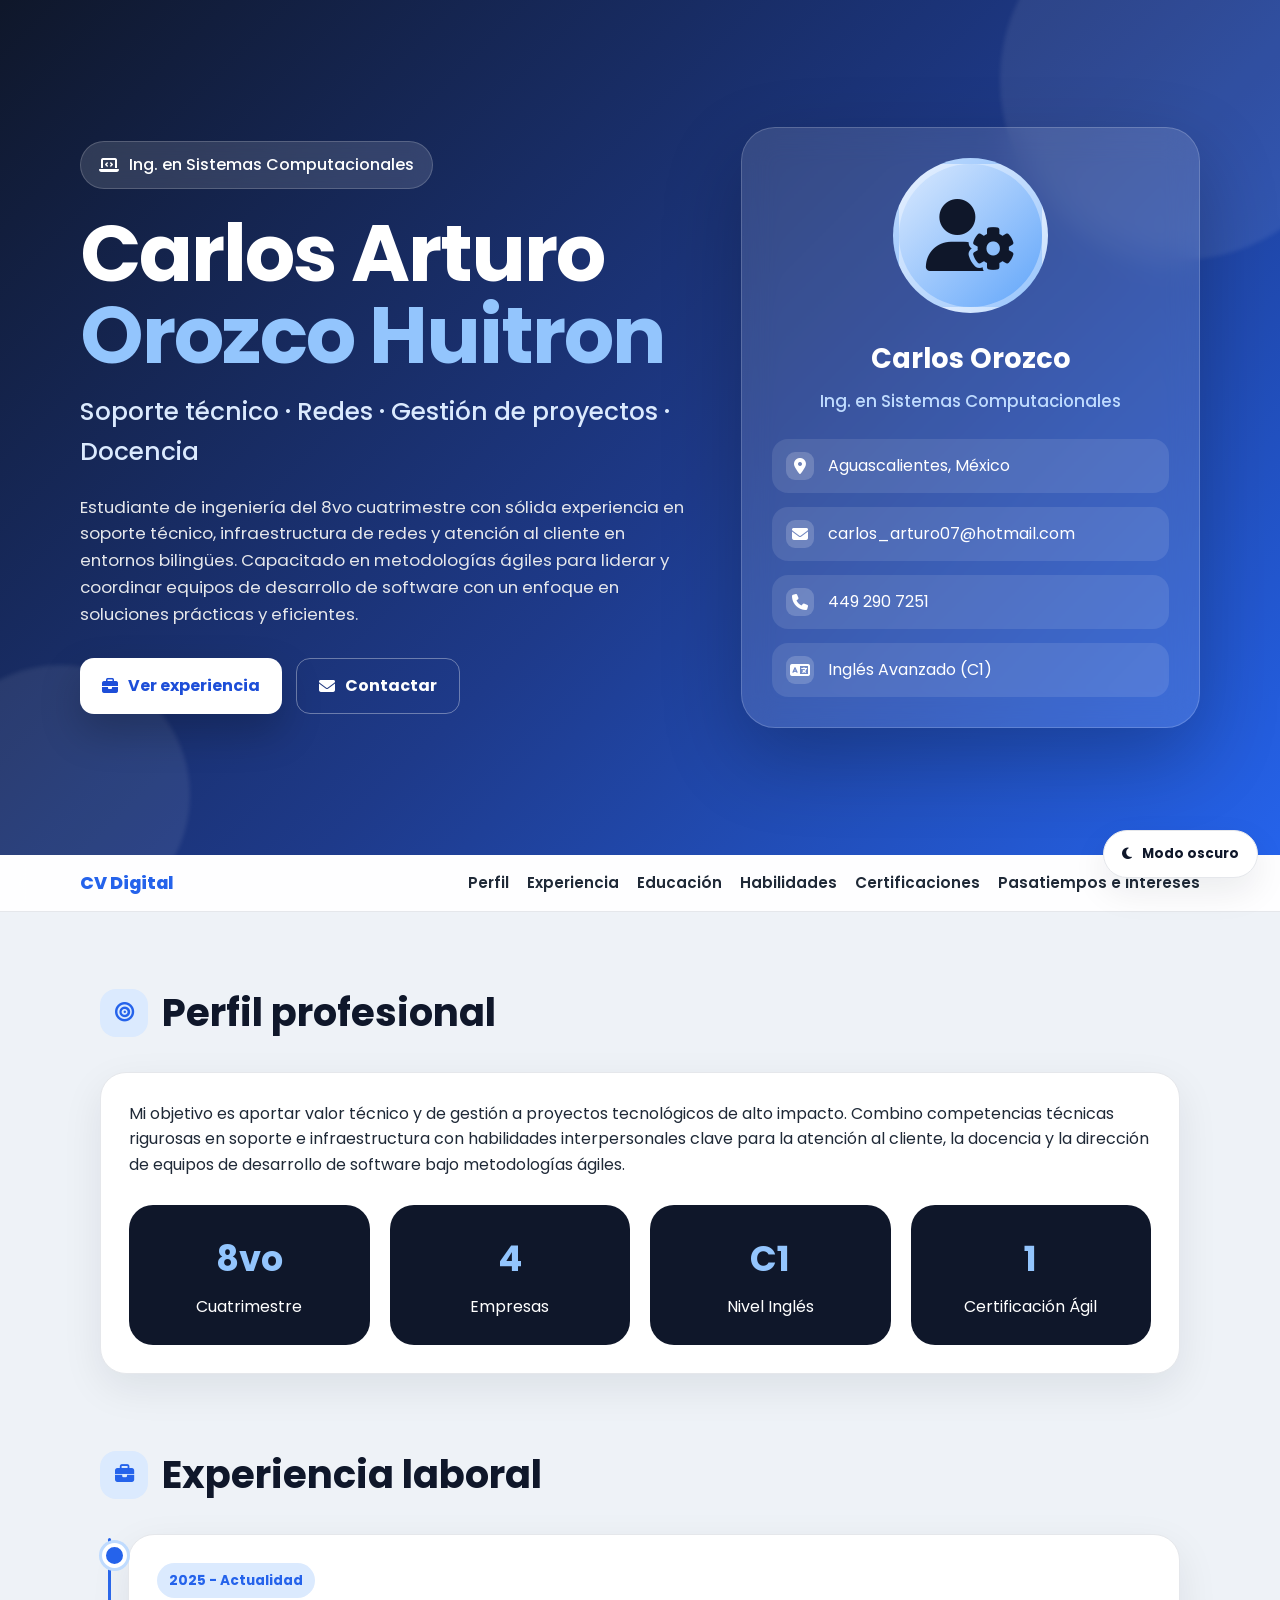
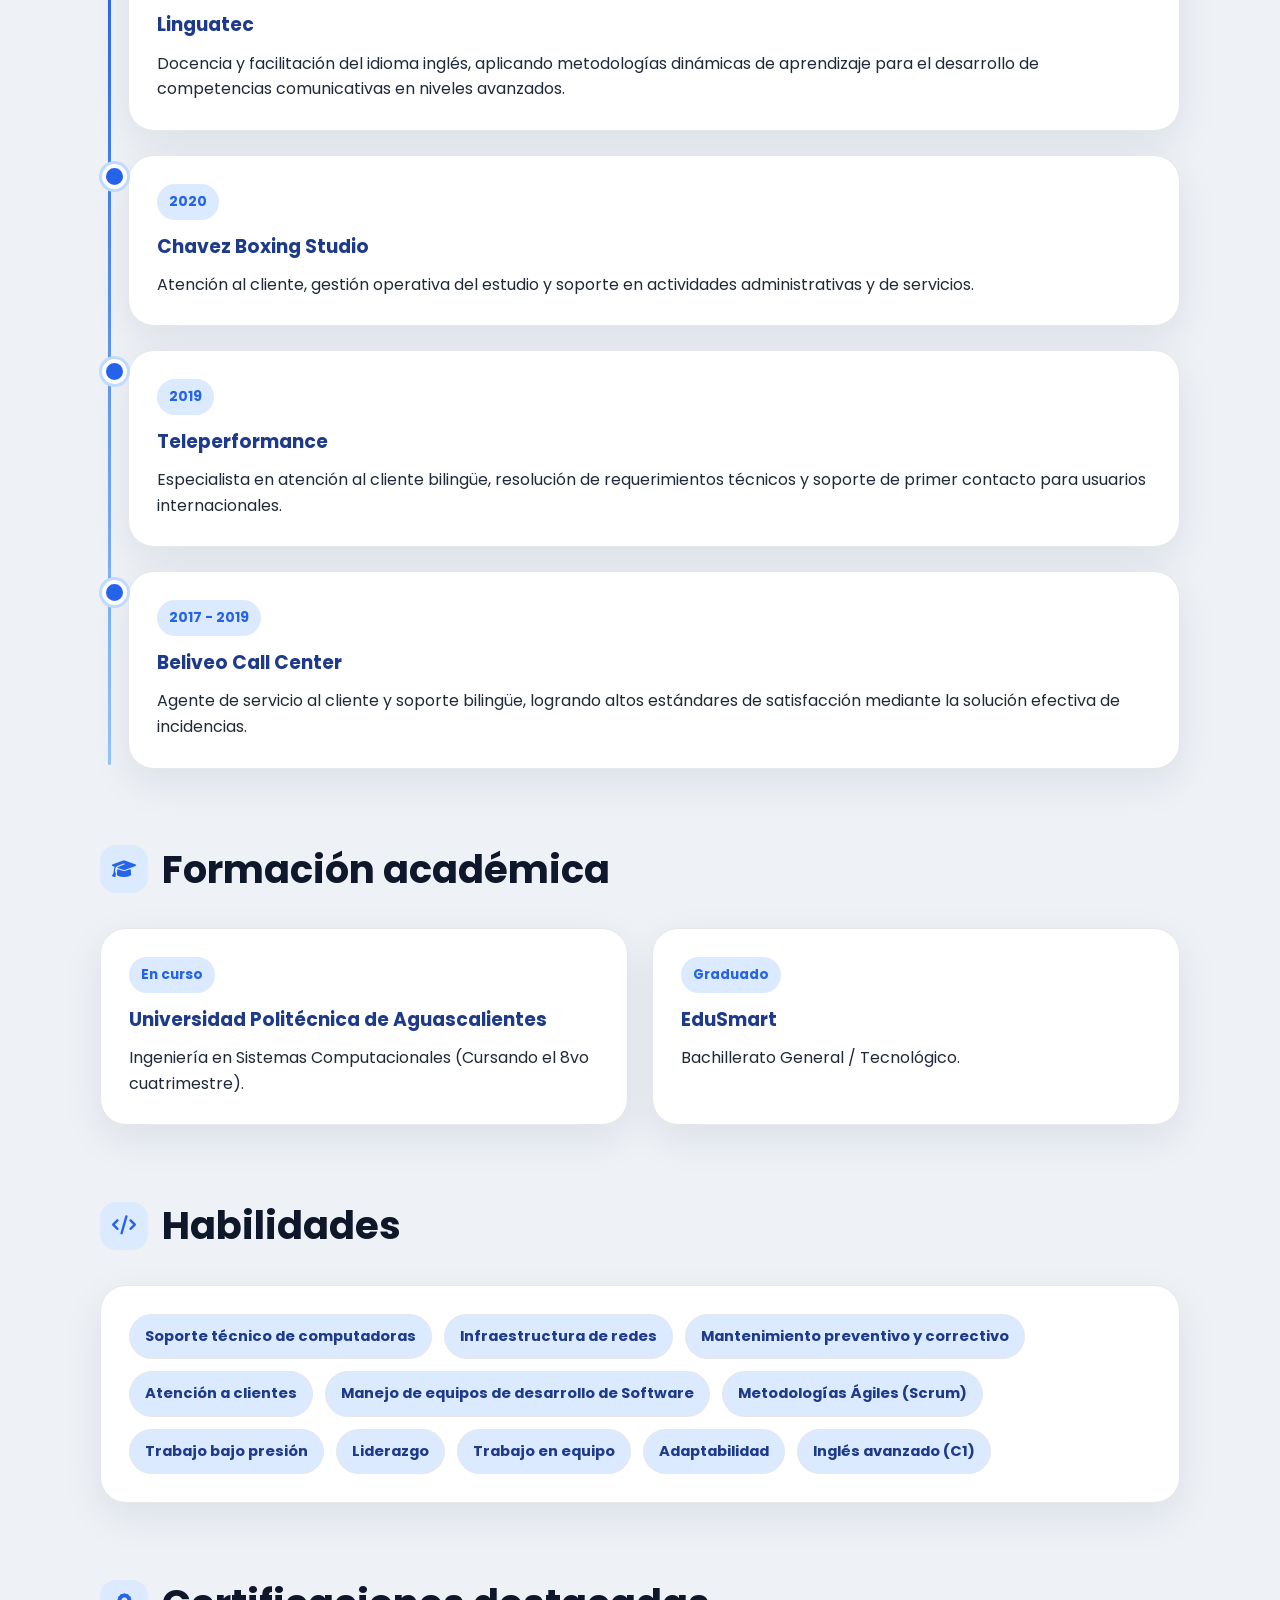
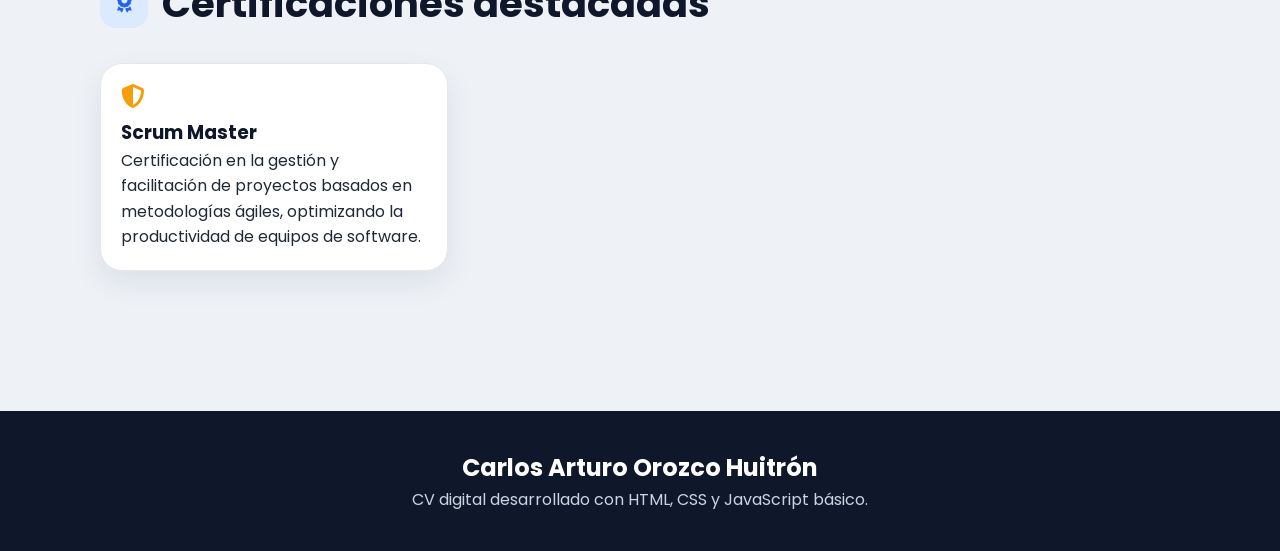
<file: index.html>
<!doctype html>
<html lang="es">
  <head>
    <meta charset="UTF-8" />
    <meta name="viewport" content="width=device-width, initial-scale=1.0" />
    <title>CV Digital | Carlos Arturo Orozco</title>
    <link rel="preconnect" href="https://fonts.googleapis.com" />
    <link rel="preconnect" href="https://fonts.gstatic.com" crossorigin />
    <link
      href="https://fonts.googleapis.com/css2?family=Poppins:wght@300;400;500;600;700;800&display=swap"
      rel="stylesheet"
    />
    <link
      rel="stylesheet"
      href="https://cdnjs.cloudflare.com/ajax/libs/font-awesome/6.5.0/css/all.min.css"
    />
    <link rel="stylesheet" href="styles.css" />
  </head>
  <body>
    <button class="theme-toggle" id="themeToggle">
      <i class="fa-solid fa-moon"></i> <span>Modo oscuro</span>
    </button>
    <div class="page">
      <header class="hero" id="inicio">
        <div class="hero-content">
          <div>
            <div class="badge">
              <i class="fa-solid fa-laptop-code"></i> Ing. en Sistemas
              Computacionales
            </div>
            <h1>Carlos Arturo <span>Orozco Huitron</span></h1>
            <h2>Soporte técnico · Redes · Gestión de proyectos · Docencia</h2>
            <p>
              Estudiante de ingeniería del 8vo cuatrimestre con sólida
              experiencia en soporte técnico, infraestructura de redes y
              atención al cliente en entornos bilingües. Capacitado en
              metodologías ágiles para liderar y coordinar equipos de desarrollo
              de software con un enfoque en soluciones prácticas y eficientes.
            </p>
            <div class="hero-buttons">
              <a class="btn btn-primary" href="#experiencia">
                <i class="fa-solid fa-briefcase"></i> Ver experiencia
              </a>
              <a
                class="btn btn-outline"
                href="mailto:carlos_arturo07@hotmail.com"
              >
                <i class="fa-solid fa-envelope"></i> Contactar
              </a>
            </div>
          </div>
          <aside class="profile-card">
            <div class="avatar"><i class="fa-solid fa-user-gear"></i></div>
            <h3>Carlos Orozco</h3>
            <p class="role">Ing. en Sistemas Computacionales</p>
            <div class="contact-list">
              <div class="contact-item">
                <i class="fa-solid fa-location-dot"></i>
                <span>Aguascalientes, México</span>
              </div>
              <div class="contact-item">
                <i class="fa-solid fa-envelope"></i>
                <span>carlos_arturo07@hotmail.com</span>
              </div>
              <div class="contact-item">
                <i class="fa-solid fa-phone"></i> <span>449 290 7251</span>
              </div>
              <div class="contact-item">
                <i class="fa-solid fa-language"></i>
                <span>Inglés Avanzado (C1)</span>
              </div>
            </div>
          </aside>
        </div>
      </header>
      <nav class="nav">
        <div class="nav-content">
          <a class="logo" href="#inicio">CV Digital</a>
          <div class="nav-links">
            <a href="#perfil">Perfil</a>
            <a href="#experiencia">Experiencia</a>
            <a href="#educacion">Educación</a>
            <a href="#habilidades">Habilidades</a>
            <a href="#certificaciones">Certificaciones</a>
            <a href="intereses.html">Pasatiempos e intereses</a>
          </div>
        </div>
      </nav>
      <main>
        <section class="section" id="perfil">
          <div class="section-title">
            <i class="fa-solid fa-bullseye"></i>
            <h2>Perfil profesional</h2>
          </div>
          <div class="card">
            <p>
              Mi objetivo es aportar valor técnico y de gestión a proyectos
              tecnológicos de alto impacto. Combino competencias técnicas
              rigurosas en soporte e infraestructura con habilidades
              interpersonales clave para la atención al cliente, la docencia y
              la dirección de equipos de desarrollo de software bajo
              metodologías ágiles.
            </p>
            <div class="stats">
              <div class="stat">
                <strong>8vo</strong> <span>Cuatrimestre</span>
              </div>
              <div class="stat"><strong>4</strong> <span>Empresas</span></div>
              <div class="stat">
                <strong>C1</strong> <span>Nivel Inglés</span>
              </div>
              <div class="stat">
                <strong>1</strong> <span>Certificación Ágil</span>
              </div>
            </div>
          </div>
        </section>
        <section class="section" id="experiencia">
          <div class="section-title">
            <i class="fa-solid fa-briefcase"></i>
            <h2>Experiencia laboral</h2>
          </div>
          <div class="timeline">
            <div class="timeline-item card">
              <span class="date">2025 - Actualidad</span>
              <h3>Linguatec</h3>
              <p>
                Docencia y facilitación del idioma inglés, aplicando
                metodologías dinámicas de aprendizaje para el desarrollo de
                competencias comunicativas en niveles avanzados.
              </p>
            </div>
            <div class="timeline-item card">
              <span class="date">2020</span>
              <h3>Chavez Boxing Studio</h3>
              <p>
                Atención al cliente, gestión operativa del estudio y soporte en
                actividades administrativas y de servicios.
              </p>
            </div>
            <div class="timeline-item card">
              <span class="date">2019</span>
              <h3>Teleperformance</h3>
              <p>
                Especialista en atención al cliente bilingüe, resolución de
                requerimientos técnicos y soporte de primer contacto para
                usuarios internacionales.
              </p>
            </div>
            <div class="timeline-item card">
              <span class="date">2017 - 2019</span>
              <h3>Beliveo Call Center</h3>
              <p>
                Agente de servicio al cliente y soporte bilingüe, logrando altos
                estándares de satisfacción mediante la solución efectiva de
                incidencias.
              </p>
            </div>
          </div>
        </section>
        <section class="section" id="educacion">
          <div class="section-title">
            <i class="fa-solid fa-graduation-cap"></i>
            <h2>Formación académica</h2>
          </div>
          <div class="grid-2">
            <div class="card">
              <span class="date">En curso</span>
              <h3>Universidad Politécnica de Aguascalientes</h3>
              <p>
                Ingeniería en Sistemas Computacionales (Cursando el 8vo
                cuatrimestre).
              </p>
            </div>
            <div class="card">
              <span class="date">Graduado</span>
              <h3>EduSmart</h3>
              <p>Bachillerato General / Tecnológico.</p>
            </div>
          </div>
        </section>
        <section class="section" id="habilidades">
          <div class="section-title">
            <i class="fa-solid fa-code"></i>
            <h2>Habilidades</h2>
          </div>
          <div class="card">
            <div class="skills">
              <span class="skill">Soporte técnico de computadoras</span>
              <span class="skill">Infraestructura de redes</span>
              <span class="skill">Mantenimiento preventivo y correctivo</span>
              <span class="skill">Atención a clientes</span>
              <span class="skill"
                >Manejo de equipos de desarrollo de Software</span
              >
              <span class="skill">Metodologías Ágiles (Scrum)</span>
              <span class="skill">Trabajo bajo presión</span>
              <span class="skill">Liderazgo</span>
              <span class="skill">Trabajo en equipo</span>
              <span class="skill">Adaptabilidad</span>
              <span class="skill">Inglés avanzado (C1)</span>
            </div>
          </div>
        </section>
        <section class="section" id="certificaciones">
          <div class="section-title">
            <i class="fa-solid fa-award"></i>
            <h2>Certificaciones destacadas</h2>
          </div>
          <div class="recognitions">
            <div class="recognition">
              <i class="fa-solid fa-shield-halved"></i>
              <h3>Scrum Master</h3>
              <p>
                Certificación en la gestión y facilitación de proyectos basados
                en metodologías ágiles, optimizando la productividad de equipos
                de software.
              </p>
            </div>
          </div>
        </section>
      </main>
      <footer class="footer">
        <h2>Carlos Arturo Orozco Huitrón</h2>
        <p>CV digital desarrollado con HTML, CSS y JavaScript básico.</p>
      </footer>
    </div>
    <script>
      const themeToggle = document.getElementById("themeToggle");
      const body = document.body;
      themeToggle.addEventListener("click", () => {
        body.classList.toggle("dark-mode");
        const isDark = body.classList.contains("dark-mode");
        themeToggle.innerHTML = isDark
          ? '<i class="fa-solid fa-sun"></i><span>Modo claro</span>'
          : '<i class="fa-solid fa-moon"></i><span>Modo oscuro</span>';
      });
    </script>
  </body>
</html>
</file>
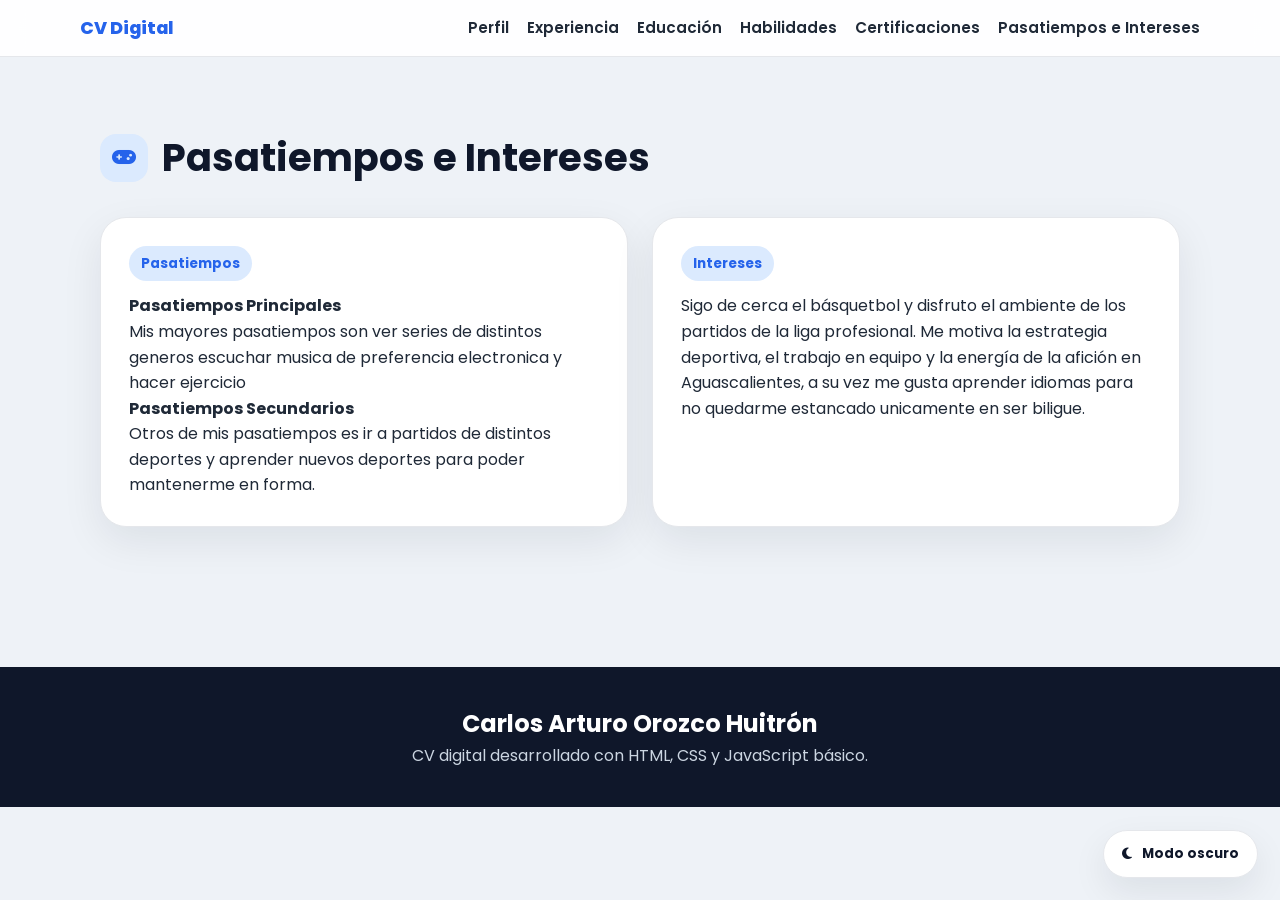
<file: intereses.html>
<!doctype html>
<html lang="es">
  <head>
    <meta charset="UTF-8" />
    <meta name="viewport" content="width=device-width, initial-scale=1.0" />
    <title>Pasatiempos e Intereses | Carlos Arturo Orozco</title>
    <link rel="preconnect" href="https://fonts.googleapis.com" />
    <link rel="preconnect" href="https://fonts.gstatic.com" crossorigin />
    <link
      href="https://fonts.googleapis.com/css2?family=Poppins:wght@300;400;500;600;700;800&display=swap"
      rel="stylesheet"
    />
    <link
      rel="stylesheet"
      href="https://cdnjs.cloudflare.com/ajax/libs/font-awesome/6.5.0/css/all.min.css"
    />
    <!-- Compartimos el mismo archivo de estilos -->
    <link rel="stylesheet" href="styles.css" />
  </head>
  <body>
    <button class="theme-toggle" id="themeToggle">
      <i class="fa-solid fa-moon"></i> <span>Modo oscuro</span>
    </button>
    <div class="page">
      <nav class="nav">
        <div class="nav-content">
          <a class="logo" href="index.html#inicio">CV Digital</a>
          <div class="nav-links">
            <a href="index.html#perfil">Perfil</a>
            <a href="index.html#experiencia">Experiencia</a>
            <a href="index.html#educacion">Educación</a>
            <a href="index.html#habilidades">Habilidades</a>
            <a href="index.html#certificaciones">Certificaciones</a>
            <a href="#pasatiempos-intereses">Pasatiempos e Intereses</a>
          </div>
        </div>
      </nav>

      <main>
        <section class="section" id="pasatiempos-intereses">
          <div class="section-title">
            <i class="fa-solid fa-gamepad"></i>
            <h2>Pasatiempos e Intereses</h2>
          </div>
          <div class="grid-2">
            <div class="card">
              <span class="date">Pasatiempos</span>
              <h4>Pasatiempos Principales</h4>
              <p>
                Mis mayores pasatiempos son ver series de distintos generos
                escuchar musica de preferencia electronica y hacer ejercicio
              </p>
              <h4>Pasatiempos Secundarios</h4>
              <p>
                Otros de mis pasatiempos es ir a partidos de distintos deportes
                y aprender nuevos deportes para poder mantenerme en forma.
              </p>
            </div>
            <div class="card">
              <span class="date">Intereses</span>
              <p>
                Sigo de cerca el básquetbol y disfruto el ambiente de los
                partidos de la liga profesional. Me motiva la estrategia
                deportiva, el trabajo en equipo y la energía de la afición en
                Aguascalientes, a su vez me gusta aprender idiomas para no
                quedarme estancado unicamente en ser biligue.
              </p>
            </div>
          </div>
        </section>
      </main>

      <footer class="footer">
        <h2>Carlos Arturo Orozco Huitrón</h2>
        <p>CV digital desarrollado con HTML, CSS y JavaScript básico.</p>
      </footer>
    </div>

    <script>
      const themeToggle = document.getElementById("themeToggle");
      const body = document.body;
      themeToggle.addEventListener("click", () => {
        body.classList.toggle("dark-mode");
        const isDark = body.classList.contains("dark-mode");
        themeToggle.innerHTML = isDark
          ? '<i class="fa-solid fa-sun"></i><span>Modo claro</span>'
          : '<i class="fa-solid fa-moon"></i><span>Modo oscuro</span>';
      });
    </script>
  </body>
</html>
</file>
<file: styles.css>
/*   Archivo: styles.css   Función principal:   Este archivo contiene todo el DISEÑO VISUAL del CV digital.    Aquí configuramos:   - Colores   - Tamaños   - Tipografías   - Distribución   - Tarjetas   - Animaciones   - Responsive design   - Modo claro y modo oscuro    Importancia de separar HTML y CSS:   1. El HTML queda más limpio y fácil de leer.   2. El CSS puede reutilizarse en varias páginas.   3. Es más fácil corregir errores.   4. Es una práctica profesional usada en proyectos reales.   5. Facilita subir el sitio a servidores gratuitos como GitHub Pages, Netlify o Vercel. */ /* Reinicio básico para evitar márgenes automáticos del navegador */
* {
  margin: 0;
  padding: 0;
  box-sizing: border-box;
} /* Variables de color para modo claro */
:root {
  --bg-main: #eef2f7;
  --bg-card: #ffffff;
  --text-main: #1f2937;
  --text-title: #0f172a;
  --primary: #2563eb;
  --primary-dark: #1e3a8a;
  --primary-soft: #dbeafe;
  --border: #e5e7eb;
  --shadow: rgba(15, 23, 42, 0.08);
} /* Variables que cambian cuando activamos modo oscuro */
body.dark-mode {
  --bg-main: #020617;
  --bg-card: #0f172a;
  --text-main: #cbd5e1;
  --text-title: #f8fafc;
  --primary: #60a5fa;
  --primary-dark: #93c5fd;
  --primary-soft: #1e293b;
  --border: #334155;
  --shadow: rgba(0, 0, 0, 0.35);
} /* Configuración general del sitio */
html {
  scroll-behavior: smooth;
}
body {
  font-family: "Poppins", sans-serif;
  background: var(--bg-main);
  color: var(--text-main);
  line-height: 1.6;
  transition:
    background 0.3s ease,
    color 0.3s ease;
}
a {
  color: inherit;
  text-decoration: none;
}
.page {
  width: 100%;
  min-height: 100vh;
} /* Botón fijo para cambiar de tema */
.theme-toggle {
  position: fixed;
  right: 22px;
  bottom: 22px;
  z-index: 99;
  border: none;
  background: var(--bg-card);
  color: var(--text-title);
  padding: 13px 18px;
  border-radius: 999px;
  display: flex;
  align-items: center;
  gap: 10px;
  font-family: inherit;
  font-weight: 700;
  cursor: pointer;
  box-shadow: 0 14px 35px var(--shadow);
  border: 1px solid var(--border);
  transition: 0.3s ease;
}
.theme-toggle:hover {
  transform: translateY(-4px);
} /* Encabezado principal */
.hero {
  min-height: 95vh;
  background: linear-gradient(135deg, #0f172a 0%, #1e3a8a 55%, #2563eb 100%);
  color: white;
  display: flex;
  align-items: center;
  justify-content: center;
  padding: 50px 20px;
  position: relative;
  overflow: hidden;
} /* Figuras decorativas del encabezado */
.hero::before,
.hero::after {
  content: "";
  position: absolute;
  border-radius: 50%;
  background: rgba(255, 255, 255, 0.08);
  filter: blur(2px);
}
.hero::before {
  width: 360px;
  height: 360px;
  top: -100px;
  right: -80px;
}
.hero::after {
  width: 260px;
  height: 260px;
  bottom: -70px;
  left: -70px;
}
.hero-content {
  width: min(1120px, 100%);
  display: grid;
  grid-template-columns: 1.15fr 0.85fr;
  gap: 40px;
  align-items: center;
  position: relative;
  z-index: 2;
}
.badge {
  display: inline-flex;
  align-items: center;
  gap: 10px;
  padding: 10px 18px;
  border-radius: 999px;
  background: rgba(255, 255, 255, 0.13);
  backdrop-filter: blur(10px);
  border: 1px solid rgba(255, 255, 255, 0.18);
  font-weight: 500;
  margin-bottom: 24px;
}
.hero h1 {
  font-size: clamp(2.5rem, 7vw, 5rem);
  line-height: 1.02;
  margin-bottom: 16px;
  letter-spacing: -2px;
}
.hero h1 span {
  color: #93c5fd;
}
.hero h2 {
  font-size: clamp(1.1rem, 2vw, 1.55rem);
  font-weight: 500;
  margin-bottom: 22px;
  color: #dbeafe;
}
.hero p {
  max-width: 680px;
  color: #e5e7eb;
  font-size: 1.05rem;
  margin-bottom: 30px;
}
.hero-buttons {
  display: flex;
  flex-wrap: wrap;
  gap: 14px;
} /* Botones generales */
.btn {
  display: inline-flex;
  align-items: center;
  justify-content: center;
  gap: 10px;
  padding: 14px 22px;
  border-radius: 14px;
  font-weight: 700;
  transition: 0.3s ease;
}
.btn-primary {
  background: white;
  color: #1d4ed8;
  box-shadow: 0 18px 40px rgba(0, 0, 0, 0.22);
}
.btn-primary:hover {
  transform: translateY(-4px);
  box-shadow: 0 24px 50px rgba(0, 0, 0, 0.28);
}
.btn-outline {
  border: 1px solid rgba(255, 255, 255, 0.35);
  color: white;
}
.btn-outline:hover {
  background: rgba(255, 255, 255, 0.12);
  transform: translateY(-4px);
} /* Tarjeta de perfil */
.profile-card {
  background: rgba(255, 255, 255, 0.12);
  border: 1px solid rgba(255, 255, 255, 0.18);
  border-radius: 34px;
  padding: 30px;
  backdrop-filter: blur(16px);
  box-shadow: 0 30px 80px rgba(0, 0, 0, 0.24);
}
.avatar {
  width: 155px;
  height: 155px;
  border-radius: 50%;
  background: linear-gradient(135deg, #dbeafe, #60a5fa);
  color: #0f172a;
  display: grid;
  place-items: center;
  font-size: 4.5rem;
  margin: 0 auto 24px;
  border: 6px solid rgba(255, 255, 255, 0.35);
}
.profile-card h3 {
  text-align: center;
  font-size: 1.7rem;
  margin-bottom: 8px;
}
.profile-card .role {
  text-align: center;
  color: #bfdbfe;
  margin-bottom: 24px;
  font-weight: 500;
}
.contact-list {
  display: grid;
  gap: 14px;
}
.contact-item {
  display: flex;
  align-items: center;
  gap: 14px;
  padding: 13px 14px;
  background: rgba(255, 255, 255, 0.1);
  border-radius: 16px;
  word-break: break-word;
}
.contact-item i {
  width: 28px;
  height: 28px;
  display: grid;
  place-items: center;
  border-radius: 9px;
  background: rgba(255, 255, 255, 0.18);
  color: white;
} /* Barra de navegación */
.nav {
  position: sticky;
  top: 0;
  z-index: 10;
  background: rgba(255, 255, 255, 0.92);
  backdrop-filter: blur(12px);
  border-bottom: 1px solid var(--border);
  padding: 14px 20px;
}
body.dark-mode .nav {
  background: rgba(15, 23, 42, 0.92);
}
.nav-content {
  width: min(1120px, 100%);
  margin: auto;
  display: flex;
  align-items: center;
  justify-content: space-between;
  gap: 20px;
}
.logo {
  font-weight: 800;
  color: var(--primary);
  font-size: 1.1rem;
}
.nav-links {
  display: flex;
  gap: 18px;
  flex-wrap: wrap;
  font-size: 0.95rem;
  font-weight: 600;
}
.nav-links a:hover {
  color: var(--primary);
} /* Contenido principal */
main {
  width: min(1120px, 100%);
  margin: auto;
  padding: 70px 20px;
}
.section {
  margin-bottom: 70px;
}
.section-title {
  display: flex;
  align-items: center;
  gap: 14px;
  margin-bottom: 28px;
}
.section-title i {
  width: 48px;
  height: 48px;
  border-radius: 16px;
  display: grid;
  place-items: center;
  background: var(--primary-soft);
  color: var(--primary);
  font-size: 1.2rem;
}
.section-title h2 {
  font-size: clamp(1.8rem, 4vw, 2.4rem);
  color: var(--text-title);
}
.grid-2 {
  display: grid;
  grid-template-columns: repeat(2, 1fr);
  gap: 24px;
} /* Tarjetas reutilizables */
.card {
  background: var(--bg-card);
  padding: 28px;
  border-radius: 26px;
  box-shadow: 0 14px 40px var(--shadow);
  border: 1px solid var(--border);
  transition: 0.3s ease;
}
.card:hover {
  transform: translateY(-5px);
  box-shadow: 0 22px 55px var(--shadow);
}
.card h3 {
  color: var(--primary-dark);
  margin-bottom: 10px;
  font-size: 1.18rem;
}
.card .date {
  display: inline-block;
  margin-bottom: 12px;
  padding: 7px 12px;
  border-radius: 999px;
  background: var(--primary-soft);
  color: var(--primary);
  font-size: 0.85rem;
  font-weight: 700;
} /* Línea de tiempo */
.timeline {
  position: relative;
  padding-left: 28px;
}
.timeline::before {
  content: "";
  position: absolute;
  left: 8px;
  top: 4px;
  bottom: 4px;
  width: 3px;
  border-radius: 999px;
  background: linear-gradient(#2563eb, #93c5fd);
}
.timeline-item {
  position: relative;
  margin-bottom: 24px;
}
.timeline-item::before {
  content: "";
  position: absolute;
  left: -27px;
  top: 8px;
  width: 17px;
  height: 17px;
  border-radius: 50%;
  background: var(--primary);
  border: 4px solid var(--bg-card);
  box-shadow: 0 0 0 3px #bfdbfe;
} /* Habilidades */
.skills {
  display: flex;
  flex-wrap: wrap;
  gap: 12px;
}
.skill {
  padding: 10px 15px;
  border-radius: 999px;
  background: var(--primary-soft);
  color: var(--primary-dark);
  border: 1px solid var(--border);
  font-weight: 700;
  font-size: 0.92rem;
} /* Indicadores numéricos */
.stats {
  display: grid;
  grid-template-columns: repeat(4, 1fr);
  gap: 20px;
  margin-top: 28px;
}
.stat {
  background: #0f172a;
  color: white;
  border-radius: 24px;
  padding: 26px;
  text-align: center;
}
.stat strong {
  display: block;
  font-size: 2.2rem;
  color: #93c5fd;
  margin-bottom: 6px;
} /* Reconocimientos */
.recognitions {
  display: grid;
  grid-template-columns: repeat(3, 1fr);
  gap: 18px;
}
.recognition {
  background: var(--bg-card);
  border-radius: 22px;
  padding: 20px;
  border: 1px solid var(--border);
  box-shadow: 0 12px 30px var(--shadow);
}
.recognition i {
  color: #f59e0b;
  font-size: 1.5rem;
  margin-bottom: 10px;
}
.recognition h3 {
  color: var(--text-title);
} /* Pie de página */
.footer {
  background: #0f172a;
  color: white;
  text-align: center;
  padding: 38px 20px;
}
.footer p {
  color: #cbd5e1;
} /* Responsive para tablets */
@media (max-width: 900px) {
  .hero-content,
  .grid-2,
  .stats,
  .recognitions {
    grid-template-columns: 1fr;
  }
  .hero {
    min-height: auto;
  }
  .profile-card {
    max-width: 520px;
    margin: auto;
  }
  .nav-content {
    align-items: flex-start;
    flex-direction: column;
  }
} /* Responsive para celulares */
@media (max-width: 560px) {
  .hero {
    padding: 35px 16px;
  }
  .hero h1 {
    letter-spacing: -1px;
  }
  main {
    padding: 50px 16px;
  }
  .card,
  .profile-card {
    padding: 22px;
  }
  .nav-links {
    gap: 12px;
    font-size: 0.86rem;
  }
  .theme-toggle span {
    display: none;
  }
}
</file>
